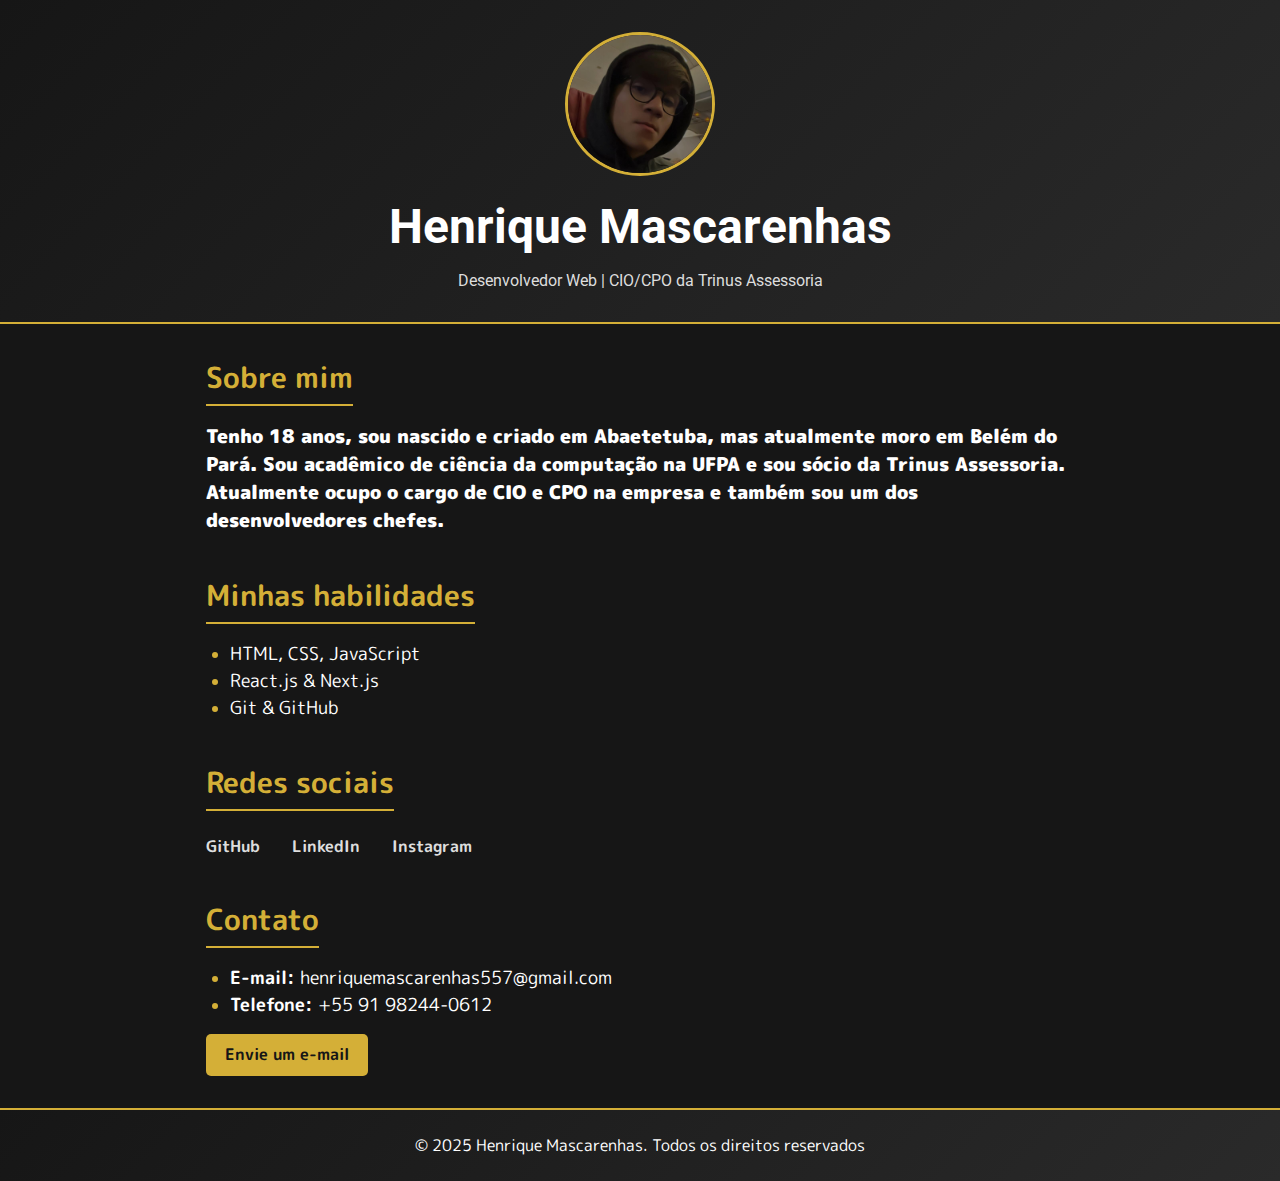
<file: Teste1/index.html>
<!DOCTYPE html>
<html lang="pt-br">
<head>
    <meta charset="UTF-8">
    <meta name="viewport" content="width=device-width, initial-scale=1.0">
    <title>Página de Perfil</title>
    <meta name="Página de perfil pessoal" content="Local destinado a informações pessoais do usuário" >
    <link rel="stylesheet" href="PagPerfil.css">
</head>
<body>
    <header>
        <div>
        <img src="./assets/Imagem do WhatsApp de 2025-09-08 à(s) 17.01.50_ea698c74.jpg" alt="Foto de Henrique Mascarenhas" class="profile-img"><br>
        <h1>Henrique Mascarenhas</h1>
        <h2>Desenvolvedor Web | CIO/CPO da Trinus Assessoria</h2>
        </div>
    </header> 
    <main>
        <section class="about">
            <h2>Sobre mim</h2>
            <h3 id="apresentação"><strong>Tenho 18 anos, sou nascido e criado em Abaetetuba, mas atualmente moro em Belém do Pará. Sou acadêmico de ciência da computação na UFPA e sou sócio da Trinus Assessoria. Atualmente ocupo o cargo de CIO e CPO na empresa e também sou um dos desenvolvedores chefes. </strong></h3>
        </section>
        <section class="habilidades">
            <h2>Minhas habilidades</h2>
                <ul>
                    <li>HTML, CSS, JavaScript</li>
                    <li>React.js & Next.js</li>
                    <li>Git & GitHub</li>
                </ul>   
        </section>
        <section class="sociais">
            <h2>Redes sociais</h2>
            <div class="social-icons">
                <a href="https://github.com/?locale=pt-br" target="_blank"> GitHub</a>
                <a href="https://www.linkedin.com" target="_blank"> LinkedIn</a>
                <a href="https://instagram.com/henrq_ms/" target="_blank"> Instagram</a> 
            </div>
        </section>
        <section class="contato">
            <h2>Contato</h2>
            <ul>
                <li><strong>E-mail:</strong> henriquemascarenhas557@gmail.com</li>
                <li><strong>Telefone:</strong> +55 91 98244-0612</li>
            </ul>
            <a href="mailto:henriquemascarenhas557@gmail.com" class="btn">Envie um e-mail</a>
        </section>
    </main>
    <footer>
        <p>&copy; 2025 Henrique Mascarenhas. Todos os direitos reservados</p>
    </footer>   
</body>
</html>
</file>
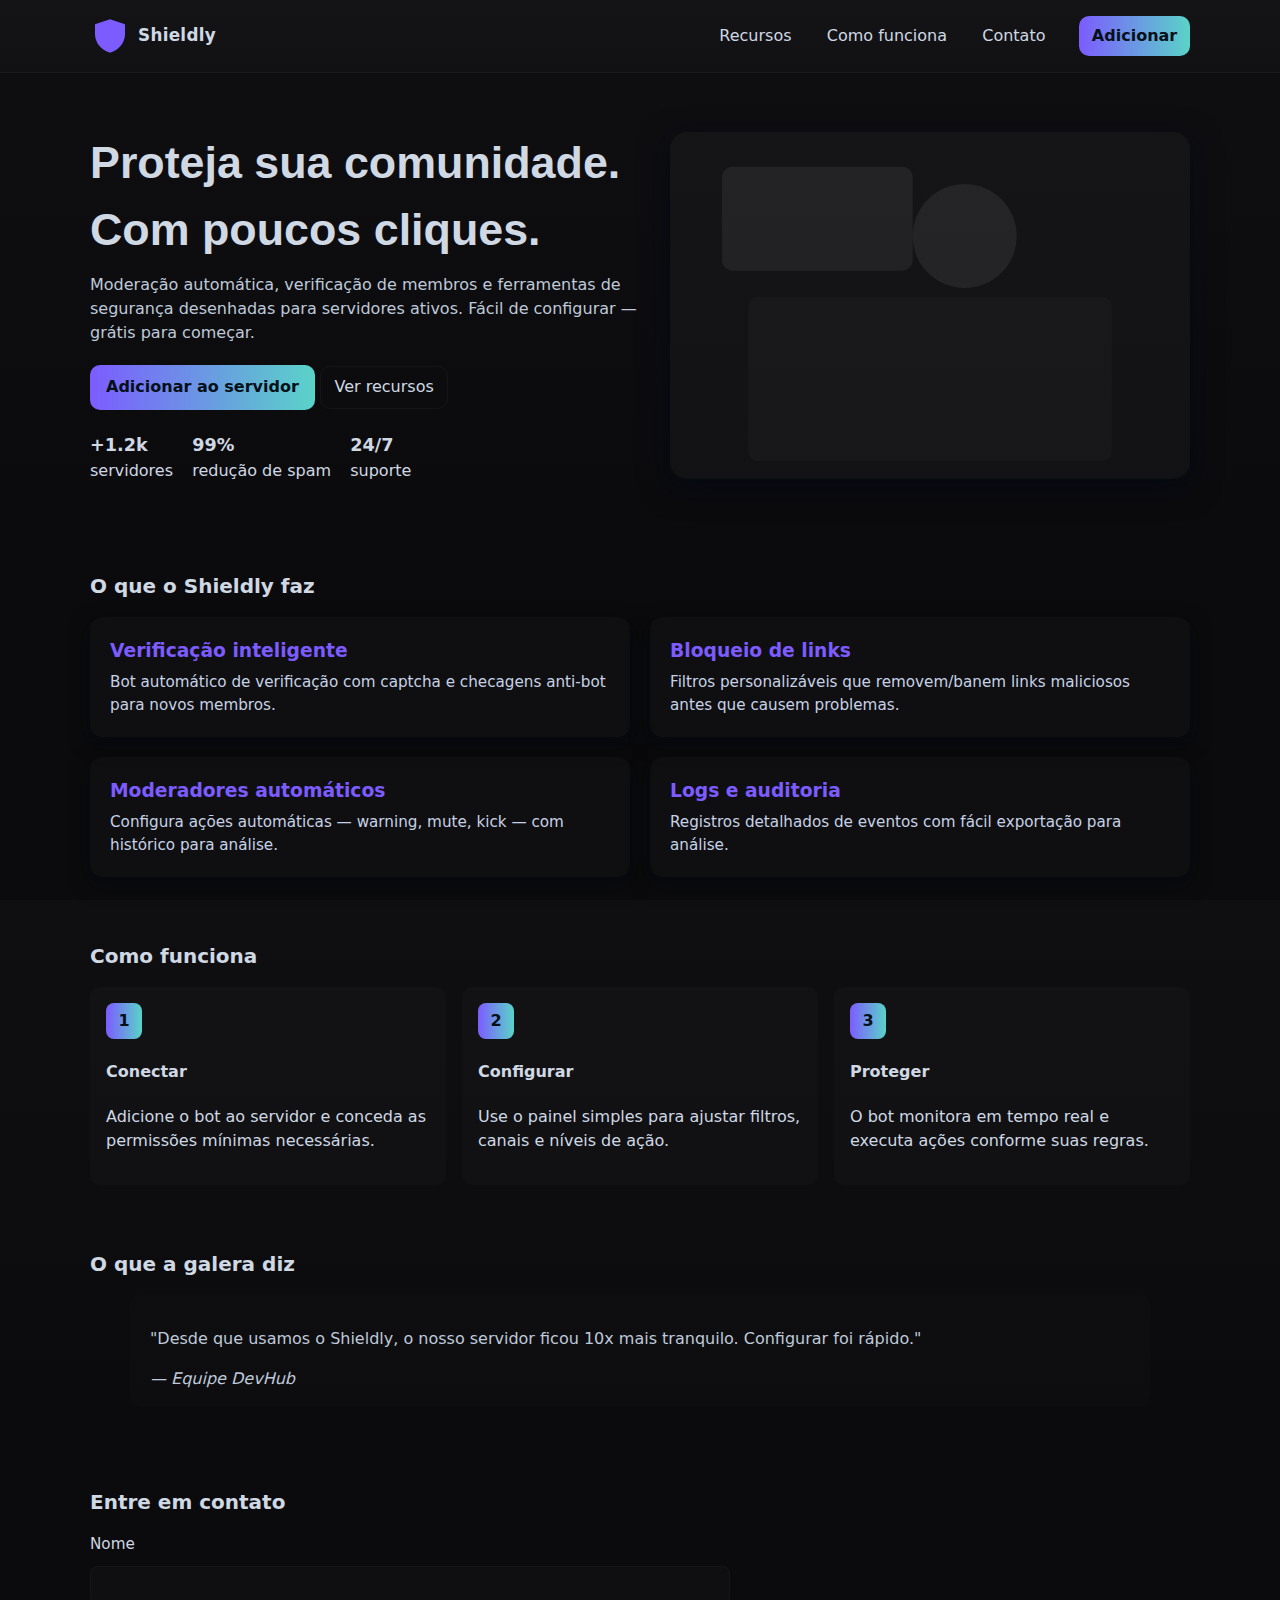
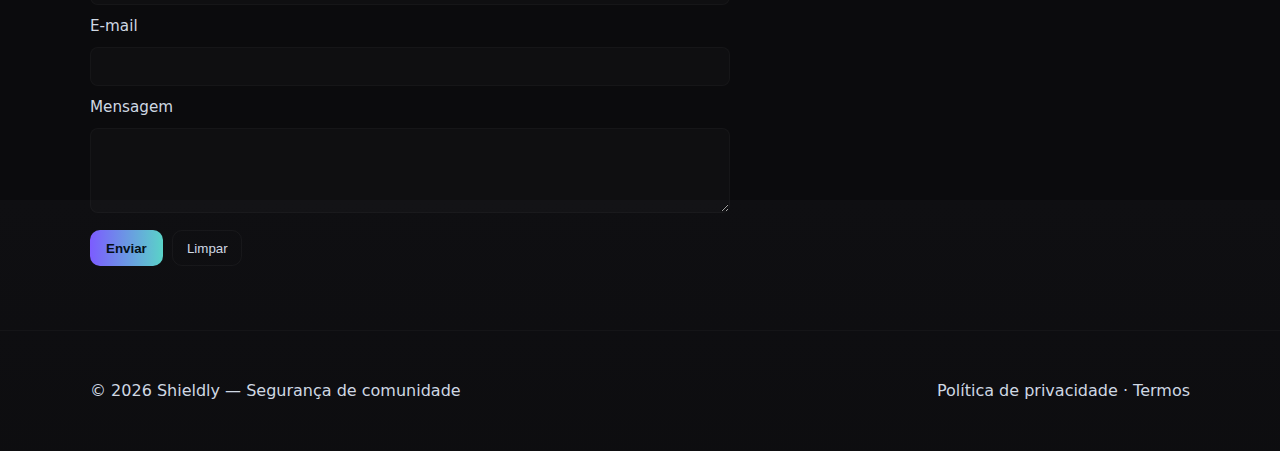
<file: Testedochat2/index.html>
<!DOCTYPE html>
<html lang="pt-BR">
<head>
  <meta charset="utf-8" />
  <meta name="viewport" content="width=device-width,initial-scale=1" />
  <meta name="description" content="Landing page demo — produto/serviço fictício. Exemplo de HTML e CSS limpo, responsivo e acessível." />
  <title>Shieldly — Segurança para sua comunidade</title>

  <!-- Google Fonts -->
  <link rel="stylesheet" href="style.css" />
</head>
<body>
  <a class="skip-link" href="#main-content">Pular para o conteúdo</a>

  <header class="site-header" role="banner">
    <div class="container header-inner">
      <a class="brand" href="#" aria-label="Shieldly — Página inicial">
        <!-- small SVG logo inline -->
        <svg class="brand-logo" width="40" height="40" viewBox="0 0 24 24" aria-hidden="true" focusable="false">
          <path fill="currentColor" d="M12 2L3 5v6c0 5 3.8 9.7 9 11 5.2-1.3 9-6 9-11V5l-9-3z"></path>
        </svg>
        <span class="brand-name">Shieldly</span>
      </a>

      <nav class="main-nav" aria-label="Menu principal">
        <a class="nav-link" href="#features">Recursos</a>
        <a class="nav-link" href="#how">Como funciona</a>
        <a class="nav-link" href="#contact">Contato</a>
        <a class="nav-cta" href="#cta">Adicionar</a>
      </nav>
    </div>
  </header>

  <main id="main-content" class="site-main">
    <section class="hero">
      <div class="container hero-inner">
        <div class="hero-copy">
          <h1 class="hero-title">Proteja sua comunidade. Com poucos cliques.</h1>
          <p class="hero-sub">
            Moderação automática, verificação de membros e ferramentas de segurança desenhadas para servidores ativos.
            Fácil de configurar — grátis para começar.
          </p>

          <div class="hero-actions">
            <a class="btn btn-primary" id="cta" href="#" role="button">Adicionar ao servidor</a>
            <a class="btn btn-outline" href="#features">Ver recursos</a>
          </div>

          <ul class="hero-stats" aria-hidden="true">
            <li><strong>+1.2k</strong><span>servidores</span></li>
            <li><strong>99%</strong><span>redução de spam</span></li>
            <li><strong>24/7</strong><span>suporte</span></li>
          </ul>
        </div>

        <div class="hero-visual" aria-hidden="true">
          <!-- simple illustrative SVG to avoid external images -->
          <svg viewBox="0 0 600 400" class="illustration" role="img" aria-hidden="true">
            <rect x="0" y="0" width="600" height="400" rx="20" fill="rgba(255,255,255,0.03)"></rect>
            <g transform="translate(60,40)">
              <rect x="0" y="0" width="220" height="120" rx="12" fill="#ffffff10"></rect>
              <circle cx="280" cy="80" r="60" fill="#ffffff12"></circle>
              <rect x="30" y="150" width="420" height="190" rx="12" fill="#ffffff06"></rect>
            </g>
          </svg>
        </div>
      </div>
    </section>

    <section id="features" class="features container">
      <h2 class="section-title">O que o Shieldly faz</h2>

      <div class="feature-grid">
        <article class="feature">
          <h3>Verificação inteligente</h3>
          <p>Bot automático de verificação com captcha e checagens anti-bot para novos membros.</p>
        </article>

        <article class="feature">
          <h3>Bloqueio de links</h3>
          <p>Filtros personalizáveis que removem/banem links maliciosos antes que causem problemas.</p>
        </article>

        <article class="feature">
          <h3>Moderadores automáticos</h3>
          <p>Configura ações automáticas — warning, mute, kick — com histórico para análise.</p>
        </article>

        <article class="feature">
          <h3>Logs e auditoria</h3>
          <p>Registros detalhados de eventos com fácil exportação para análise.</p>
        </article>
      </div>
    </section>

    <section id="how" class="how-it-works container">
      <h2 class="section-title">Como funciona</h2>
      <div class="how-grid">
        <div class="step">
          <div class="step-number">1</div>
          <h4>Conectar</h4>
          <p>Adicione o bot ao servidor e conceda as permissões mínimas necessárias.</p>
        </div>
        <div class="step">
          <div class="step-number">2</div>
          <h4>Configurar</h4>
          <p>Use o painel simples para ajustar filtros, canais e níveis de ação.</p>
        </div>
        <div class="step">
          <div class="step-number">3</div>
          <h4>Proteger</h4>
          <p>O bot monitora em tempo real e executa ações conforme suas regras.</p>
        </div>
      </div>
    </section>

    <section class="testimonials container" aria-label="Depoimentos de clientes">
      <h2 class="section-title">O que a galera diz</h2>
      <blockquote class="testimonial">
        <p>"Desde que usamos o Shieldly, o nosso servidor ficou 10x mais tranquilo. Configurar foi rápido."</p>
        <cite>— Equipe DevHub</cite>
      </blockquote>
    </section>

    <section id="contact" class="contact container">
      <h2 class="section-title">Entre em contato</h2>

      <form class="contact-form" action="mailto:seuemail@exemplo.com" method="post" enctype="text/plain" aria-label="Formulário de contato">
        <label for="name">Nome</label>
        <input id="name" name="name" type="text" required>

        <label for="email">E-mail</label>
        <input id="email" name="email" type="email" required>

        <label for="message">Mensagem</label>
        <textarea id="message" name="message" rows="4" required></textarea>

        <div class="form-actions">
          <button class="btn btn-primary" type="submit">Enviar</button>
          <button class="btn btn-outline" type="reset">Limpar</button>
        </div>
      </form>
    </section>

  </main>

  <footer class="site-footer" role="contentinfo">
    <div class="container footer-inner">
      <p>© <span id="year"></span> Shieldly — Segurança de comunidade</p>
      <p><a href="#" class="footer-link">Política de privacidade</a> · <a href="#" class="footer-link">Termos</a></p>
    </div>
  </footer>

  <!-- small inline script only for dynamic year (optional) -->
  <script>
    // Só para preencher o ano no rodapé — não é necessário para a página funcionar
    try { document.getElementById('year').textContent = new Date().getFullYear(); } catch(e){}
  </script>
</body>
</html>
</file>
<file: Teste1/PagPerfil.css>
@import url('https://fonts.googleapis.com/css2?family=M+PLUS+Rounded+1c&display=swap');
@import url('https://fonts.googleapis.com/css2?family=M+PLUS+Rounded+1c:wght@400;600&family=Roboto:wght@400;700&display=swap');


*{
    margin: 0;
    padding: 0;
    box-sizing: border-box;
}

body {
    background-color: #161616 ;
    color: white ;
    font-family: "M PLUS Rounded 1c", sans-serif;
}

header{
    padding: 1rem;
    background: linear-gradient(135deg, #161616, #2A2A2A);
    border-bottom: 2px solid #d4af37;
    padding: 2rem 1rem;
    text-align: center;
}

header h1{
    font-size: 2.5rem;
    font-family: 'Roboto', sans-serif;
    margin-top: 1rem;
}

header h2{
    font-size: 1.4rem;
    font-family: 'Roboto', sans-serif;
    font-weight: 400;
    margin-top: 1rem;
    color: #ddd;
}


main {
    padding: 0 1rem;
    display: flex;
    flex-direction: column;
    gap: 2.5rem;
    margin: 2rem auto;
    max-width: 900px;
}

img{
  width: 150px  ;
  width: 150px;
  border-radius: 50%;
  border: 3px solid #d4af37
}

section h2 {
  font-size: 1.8rem;
  margin-bottom: 1rem;
  color: #d4af37;
  border-bottom: 2px solid #d4af37;
  display: inline-block;
  padding-bottom: 0.3rem;
}   

.habilidades ul, .contato ul{
    list-style: disc outside;
    margin-left: 1.5rem;
}

.habilidades ul li, .contato ul li{
  font-family: "M PLUS Rounded 1c", sans-serif;
  font-size: 1.1rem;
}

.sociais .social-icons{
  display: flex;
  gap: 2rem;
  flex-wrap: wrap;
  margin-top: 0.5rem;
}

.sociais a {
  text-decoration: none;
  color: #ddd;
  font-weight: bold;
  display: flex;
  align-items: center;
  gap: 0.5rem;
  transition: all 0.3s; 
}

.sociais a:hover {
  color: #d4af37;
  transform: scale(1.05);
}

.btn {
  display: inline-block;
  margin-top: 1rem;
  padding: 0.6rem 1.2rem;
  background-color:#d4af37;
  color: #161616;
  text-decoration: none;
  border-radius: 5px;
  transition: all 0.3s;
  font-weight: bold;
}

.btn:hover{
  background-color:#FFD700;
  transform: scale(1.05);
}

footer {
    background: linear-gradient(135deg, #161616, #2A2A2A);
    color: white;
    text-align: center;
    padding: 1.5rem;
    margin-top: 2rem;
    border-top: 2px solid #d4af37
}


@media (min-width: 768px) {
    header h1 {
      font-size: 3rem;
    }
    header h2 {
      font-size: 1rem;
    }   
}


.habilidades ul li::marker,
.contato ul li::marker {
    color: #d4af37; 
    font-size: 1rem;
}
</file>
<file: Testedochat2/style.css>
/* styles.css — landing page responsiva e acessível */

@import url('https://fonts.googleapis.com/css2?family=Poppins:wght@400;600&family=Roboto:wght@300;400;500&display=swap');


/* ====== Variáveis de tema ====== */
:root{
  --bg: #0f0f12;
  --panel: #121218;
  --muted: #cfd8e3;
  --accent: #7c5cff; /* cor principal */
  --accent-2: #5ad3c8;
  --radius: 12px;
  --container: 1100px;
  --gap: 1.25rem;
  --shadow: 0 8px 30px rgba(2,6,23,0.6);
  --max-width: 1100px;
}

/* ====== Reset simples ====== */
*{box-sizing:border-box}
html,body{height:100%}
body{
  margin:0;
  font-family: Inter, system-ui, -apple-system, "Segoe UI", Roboto, "Helvetica Neue", Arial;
  background: linear-gradient(180deg, var(--bg), #0b0b0d 60%);
  color:var(--muted);
  -webkit-font-smoothing:antialiased;
  -moz-osx-font-smoothing:grayscale;
  line-height:1.5;
  font-size:16px;
}

/* Skip link */
.skip-link{
  position:absolute;
  left:-999px;
  top:auto;
  width:1px;
  height:1px;
  overflow:hidden;
  z-index:1000;
}
.skip-link:focus{
  left:1rem;
  top:1rem;
  width:auto;
  height:auto;
  padding:.5rem .75rem;
  background:#fff;
  color:#000;
  border-radius:6px;
}

/* Utility container */
.container{
  width:90%;
  max-width:var(--container);
  margin:0 auto;
}

/* ===== Header ===== */
.site-header{
  border-bottom: 1px solid rgba(255,255,255,0.03);
  background: linear-gradient(180deg, rgba(255,255,255,0.02), rgba(255,255,255,0.01));
}
.header-inner{
  display:flex;
  align-items:center;
  justify-content:space-between;
  padding:1rem 0;
}
.brand{
  display:inline-flex;
  align-items:center;
  gap:.5rem;
  color:var(--muted);
  text-decoration:none;
}
.brand-logo{color:var(--accent)}
.brand-name{font-weight:700; font-size:1.05rem; letter-spacing:.3px}

/* Nav */
.main-nav{
  display:flex;
  gap:1rem;
  align-items:center;
}
.nav-link{
  color:var(--muted);
  text-decoration:none;
  padding:.45rem .6rem;
  border-radius:8px;
  transition:background .18s, transform .12s;
  font-weight:500;
}
.nav-link:hover,
.nav-link:focus{ background:rgba(255,255,255,0.02); transform:translateY(-2px)}
.nav-cta{
  background:linear-gradient(90deg,var(--accent),var(--accent-2));
  color:#051018;
  padding:.5rem .8rem;
  border-radius:10px;
  text-decoration:none;
  font-weight:700;
  margin-left:.5rem;
}

/* ===== Hero ===== */
.hero{
  padding:3.5rem 0;
}
.hero-inner{
  display:flex;
  align-items:center;
  gap:2rem;
  justify-content:space-between;
}
.hero-copy{flex:1; min-width:0}
.hero-title{
  font-family: Righteous, sans-serif;
  font-size: clamp(1.9rem, 4.4vw, 2.8rem);
  margin:0 0 .6rem 0;
  color:var(--muted);
}
.hero-sub{margin:0 0 1.25rem 0; color: #bfc9d9; max-width:640px}

/* CTA buttons */
.btn{display:inline-block; text-decoration:none; border:0; cursor:pointer; border-radius:10px}
.btn-primary{background:linear-gradient(90deg,var(--accent),var(--accent-2)); color:#041018; padding:.65rem 1rem; font-weight:700}
.btn-outline{background:transparent; color:var(--muted); border:1px solid rgba(255,255,255,0.04); padding:.55rem .85rem}

/* small stats under CTA */
.hero-stats{display:flex; gap:1.2rem; list-style:none; padding:0; margin:1.4rem 0 0 0}
.hero-stats li{display:flex; flex-direction:column; align-items:flex-start}
.hero-stats strong{font-size:1.1rem; color:var(--muted)}

/* Hero visual */
.hero-visual{width:48%; max-width:520px}
.illustration{width:100%; height:auto; display:block; border-radius:var(--radius); box-shadow:var(--shadow)}

/* ===== Features ===== */
.section-title{font-size:1.25rem; margin:0 0 1rem 0; color:var(--muted)}
.features{padding:2rem 0}
.feature-grid{
  display:grid;
  gap:1.25rem;
  grid-template-columns:repeat(2, minmax(0,1fr));
}
.feature{
  background: rgba(255,255,255,0.02);
  padding:1.25rem;
  border-radius:12px;
  box-shadow: 0 6px 20px rgba(3,6,14,0.6);
}
.feature h3{margin:0 0 .4rem 0; color:var(--accent)}
.feature p{margin:0; color:#c7d2e6; font-size:0.95rem}

/* ===== How it works ===== */
.how-it-works{padding:2rem 0}
.how-grid{display:flex; gap:1rem; justify-content:space-between; flex-wrap:wrap}
.step{flex:1; min-width:180px; background: rgba(255,255,255,0.02); padding:1rem; border-radius:10px; text-align:left}
.step-number{width:36px;height:36px;border-radius:8px;background:linear-gradient(90deg,var(--accent),var(--accent-2)); display:flex;align-items:center;justify-content:center;color:#041018;font-weight:700;margin-bottom:.6rem}

/* ===== Testimonials ===== */
.testimonials{padding:2rem 0}
.testimonial{background: rgba(255,255,255,0.01); padding:1rem 1.25rem; border-radius:10px; color:#bfc9d9}

/* ===== Contact form ===== */
.contact{padding:2rem 0 4rem 0}
.contact-form{max-width:640px; display:grid; gap:.6rem}
.contact-form label{font-size:.95rem}
.contact-form input, .contact-form textarea{
  background:rgba(255,255,255,0.02);
  border:1px solid rgba(255,255,255,0.03);
  padding:.7rem .9rem;
  border-radius:8px;
  color:var(--muted);
  outline: none;
}
.contact-form input:focus, .contact-form textarea:focus{
  box-shadow: 0 0 0 4px rgba(124,92,255,0.12);
  border-color:var(--accent);
}
.form-actions{display:flex; gap:.6rem; margin-top:.5rem}

/* ===== Footer ===== */
.site-footer{border-top: 1px solid rgba(255,255,255,0.03); padding:2rem 0; background:transparent}
.footer-inner{display:flex; justify-content:space-between; gap:1rem; align-items:center; flex-wrap:wrap}
.footer-link{color:var(--muted); text-decoration:none}
.footer-link:hover{color:var(--accent)}

/* ===== Accessibility focus ===== */
:focus{outline: none}
:focus-visible{outline: 3px solid rgba(124,92,255,0.9); outline-offset:3px; border-radius:6px}

/* ===== Responsive ===== */
@media (max-width: 980px){
  .hero-inner{flex-direction:column-reverse; align-items:center}
  .hero-visual{width:100%}
  .feature-grid{grid-template-columns:1fr}
  .how-grid{flex-direction:column}
  .footer-inner{flex-direction:column; align-items:flex-start}
  .header-inner{padding: .6rem 0}
  .nav-cta{display:none} /* escondemos o CTA no nav para telas pequenas */
}

@media (max-width: 540px){
  .header-inner{padding:.6rem 0}
  .main-nav{gap:.3rem}
  .hero{padding:2rem 0}
  .hero-title{font-size:1.6rem}
  .hero-sub{font-size:.95rem}
  .brand-name{display:none}
}
</file>
